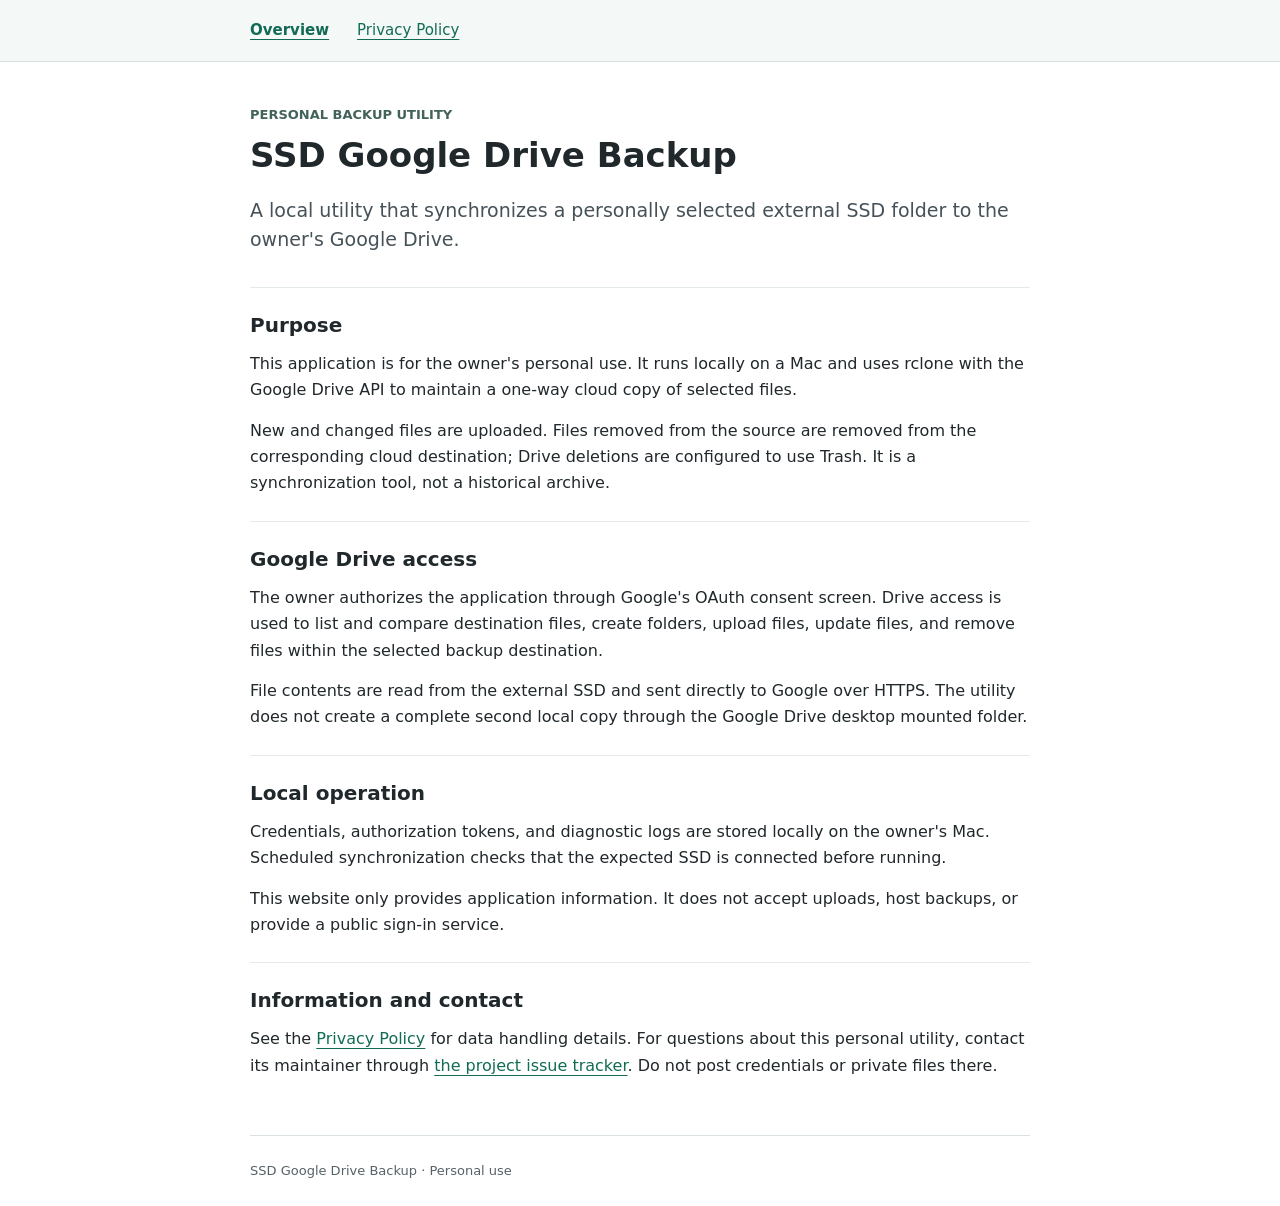
<file: index.html>
<!doctype html>
<html lang="en">
<head><meta charset="utf-8"><meta name="viewport" content="width=device-width,initial-scale=1"><meta name="description" content="Personal SSD to Google Drive backup utility."><title>SSD Google Drive Backup</title><link rel="stylesheet" href="style.css"></head>
<body><header><nav aria-label="Main navigation"><a href="index.html" aria-current="page">Overview</a><a href="privacy.html">Privacy Policy</a></nav></header>
<main><p class="label">Personal backup utility</p><h1>SSD Google Drive Backup</h1>
<p class="lead">A local utility that synchronizes a personally selected external SSD folder to the owner's Google Drive.</p>
<section><h2>Purpose</h2><p>This application is for the owner's personal use. It runs locally on a Mac and uses rclone with the Google Drive API to maintain a one-way cloud copy of selected files.</p><p>New and changed files are uploaded. Files removed from the source are removed from the corresponding cloud destination; Drive deletions are configured to use Trash. It is a synchronization tool, not a historical archive.</p></section>
<section><h2>Google Drive access</h2><p>The owner authorizes the application through Google's OAuth consent screen. Drive access is used to list and compare destination files, create folders, upload files, update files, and remove files within the selected backup destination.</p><p>File contents are read from the external SSD and sent directly to Google over HTTPS. The utility does not create a complete second local copy through the Google Drive desktop mounted folder.</p></section>
<section><h2>Local operation</h2><p>Credentials, authorization tokens, and diagnostic logs are stored locally on the owner's Mac. Scheduled synchronization checks that the expected SSD is connected before running.</p><p>This website only provides application information. It does not accept uploads, host backups, or provide a public sign-in service.</p></section>
<section><h2>Information and contact</h2><p>See the <a href="privacy.html">Privacy Policy</a> for data handling details. For questions about this personal utility, contact its maintainer through <a href="https://github.com/tommylauhk/ssd-google-drive-backup-info/issues">the project issue tracker</a>. Do not post credentials or private files there.</p></section>
</main><footer>SSD Google Drive Backup &middot; Personal use</footer></body></html>
</file>
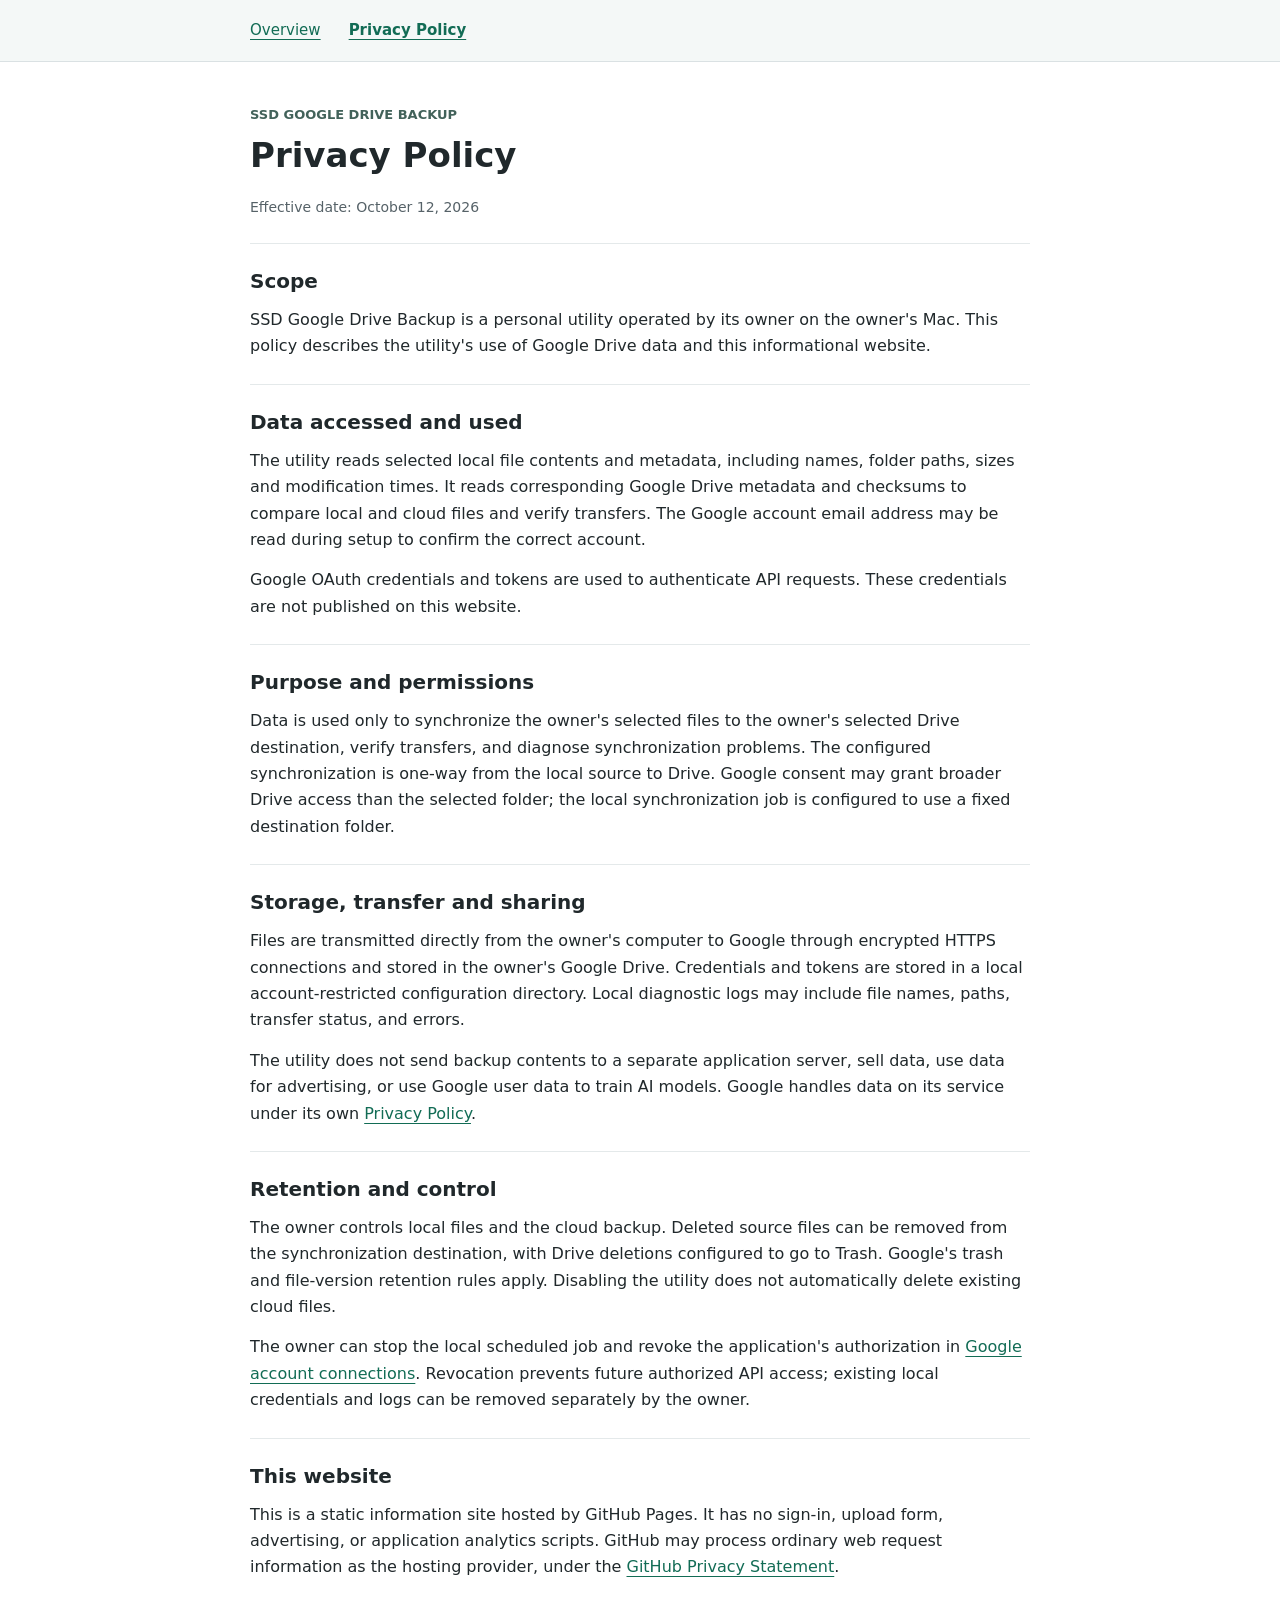
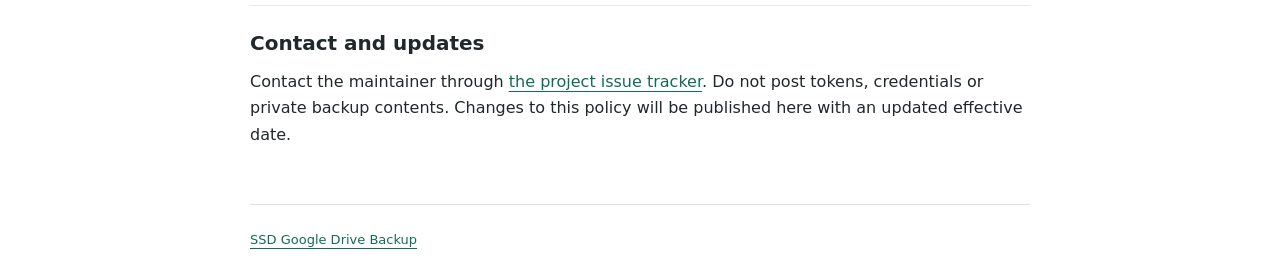
<file: privacy.html>
<!doctype html>
<html lang="en">
<head><meta charset="utf-8"><meta name="viewport" content="width=device-width,initial-scale=1"><title>Privacy Policy | SSD Google Drive Backup</title><link rel="stylesheet" href="style.css"></head>
<body><header><nav aria-label="Main navigation"><a href="index.html">Overview</a><a href="privacy.html" aria-current="page">Privacy Policy</a></nav></header>
<main><p class="label">SSD Google Drive Backup</p><h1>Privacy Policy</h1><p class="date">Effective date: October 12, 2026</p>
<section><h2>Scope</h2><p>SSD Google Drive Backup is a personal utility operated by its owner on the owner's Mac. This policy describes the utility's use of Google Drive data and this informational website.</p></section>
<section><h2>Data accessed and used</h2><p>The utility reads selected local file contents and metadata, including names, folder paths, sizes and modification times. It reads corresponding Google Drive metadata and checksums to compare local and cloud files and verify transfers. The Google account email address may be read during setup to confirm the correct account.</p><p>Google OAuth credentials and tokens are used to authenticate API requests. These credentials are not published on this website.</p></section>
<section><h2>Purpose and permissions</h2><p>Data is used only to synchronize the owner's selected files to the owner's selected Drive destination, verify transfers, and diagnose synchronization problems. The configured synchronization is one-way from the local source to Drive. Google consent may grant broader Drive access than the selected folder; the local synchronization job is configured to use a fixed destination folder.</p></section>
<section><h2>Storage, transfer and sharing</h2><p>Files are transmitted directly from the owner's computer to Google through encrypted HTTPS connections and stored in the owner's Google Drive. Credentials and tokens are stored in a local account-restricted configuration directory. Local diagnostic logs may include file names, paths, transfer status, and errors.</p><p>The utility does not send backup contents to a separate application server, sell data, use data for advertising, or use Google user data to train AI models. Google handles data on its service under its own <a href="https://policies.google.com/privacy">Privacy Policy</a>.</p></section>
<section><h2>Retention and control</h2><p>The owner controls local files and the cloud backup. Deleted source files can be removed from the synchronization destination, with Drive deletions configured to go to Trash. Google's trash and file-version retention rules apply. Disabling the utility does not automatically delete existing cloud files.</p><p>The owner can stop the local scheduled job and revoke the application's authorization in <a href="https://myaccount.google.com/connections">Google account connections</a>. Revocation prevents future authorized API access; existing local credentials and logs can be removed separately by the owner.</p></section>
<section><h2>This website</h2><p>This is a static information site hosted by GitHub Pages. It has no sign-in, upload form, advertising, or application analytics scripts. GitHub may process ordinary web request information as the hosting provider, under the <a href="https://docs.github.com/en/site-policy/privacy-policies/github-general-privacy-statement">GitHub Privacy Statement</a>.</p></section>
<section><h2>Contact and updates</h2><p>Contact the maintainer through <a href="https://github.com/tommylauhk/ssd-google-drive-backup-info/issues">the project issue tracker</a>. Do not post tokens, credentials or private backup contents. Changes to this policy will be published here with an updated effective date.</p></section>
</main><footer><a href="index.html">SSD Google Drive Backup</a></footer></body></html>
</file>
<file: style.css>
:root{font-family:system-ui,-apple-system,BlinkMacSystemFont,"Segoe UI",sans-serif;color:#20282b;background:#fff;font-size:16px;line-height:1.65;color-scheme:light}*{box-sizing:border-box}body{margin:0}header{border-bottom:1px solid #dae1e3;background:#f4f8f7}nav,main,footer{width:min(100% - 40px,780px);margin-inline:auto}nav{display:flex;gap:28px;padding-block:18px}a{color:#126c55;text-underline-offset:4px}nav a{font-size:15px}nav [aria-current]{font-weight:650}main{padding-block:42px}.label{font-size:13px;font-weight:650;text-transform:uppercase;color:#42625a;margin:0 0 10px;letter-spacing:0}h1{font-size:34px;line-height:1.2;margin:0 0 20px;overflow-wrap:anywhere;letter-spacing:0}h2{font-size:20px;line-height:1.35;margin:0 0 12px;letter-spacing:0}p{margin:0 0 14px}.lead{font-size:19px;line-height:1.55;color:#465258;margin-bottom:32px}.date{font-size:14px;color:#566268}section{border-top:1px solid #e4e9ea;padding-top:24px;margin-top:24px}footer{padding-block:24px;border-top:1px solid #dae1e3;font-size:13px;color:#566268}@media(max-width:480px){h1{font-size:28px}main{padding-block:30px}.lead{font-size:18px}}
</file>
